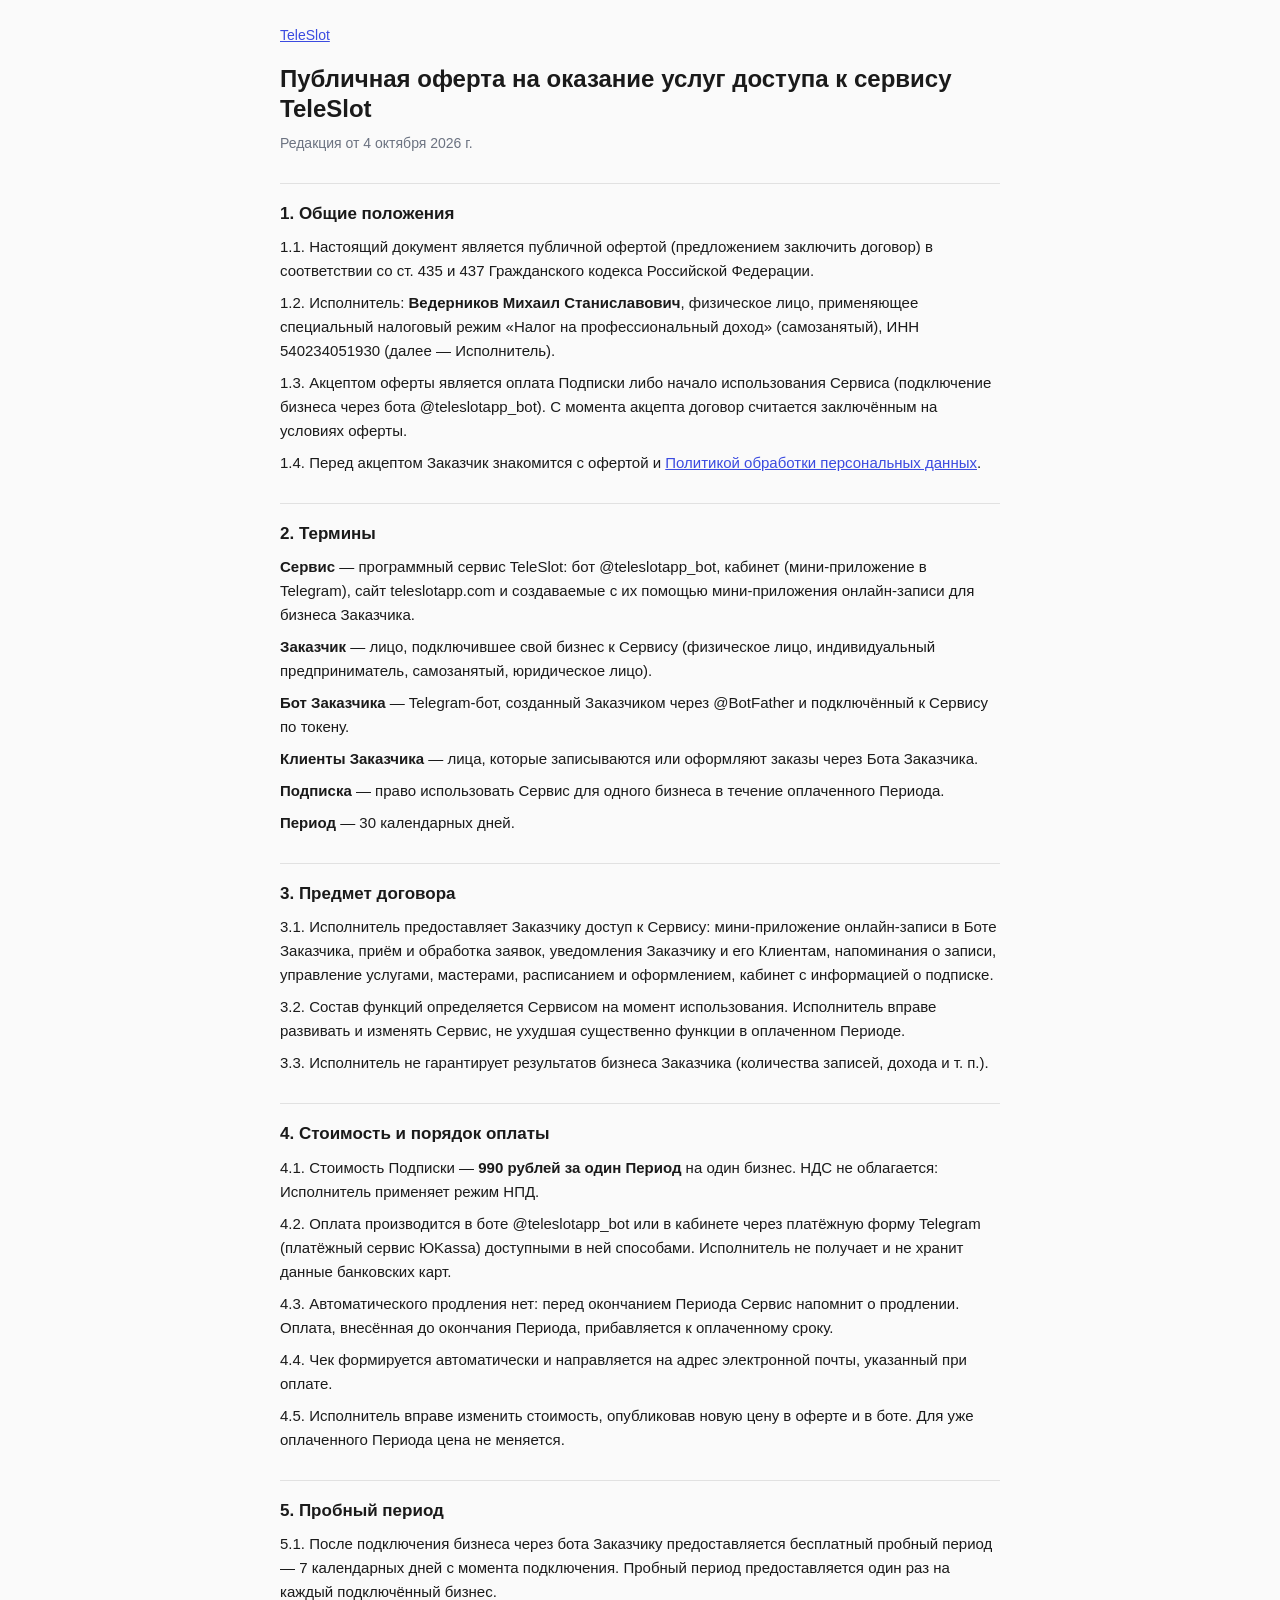
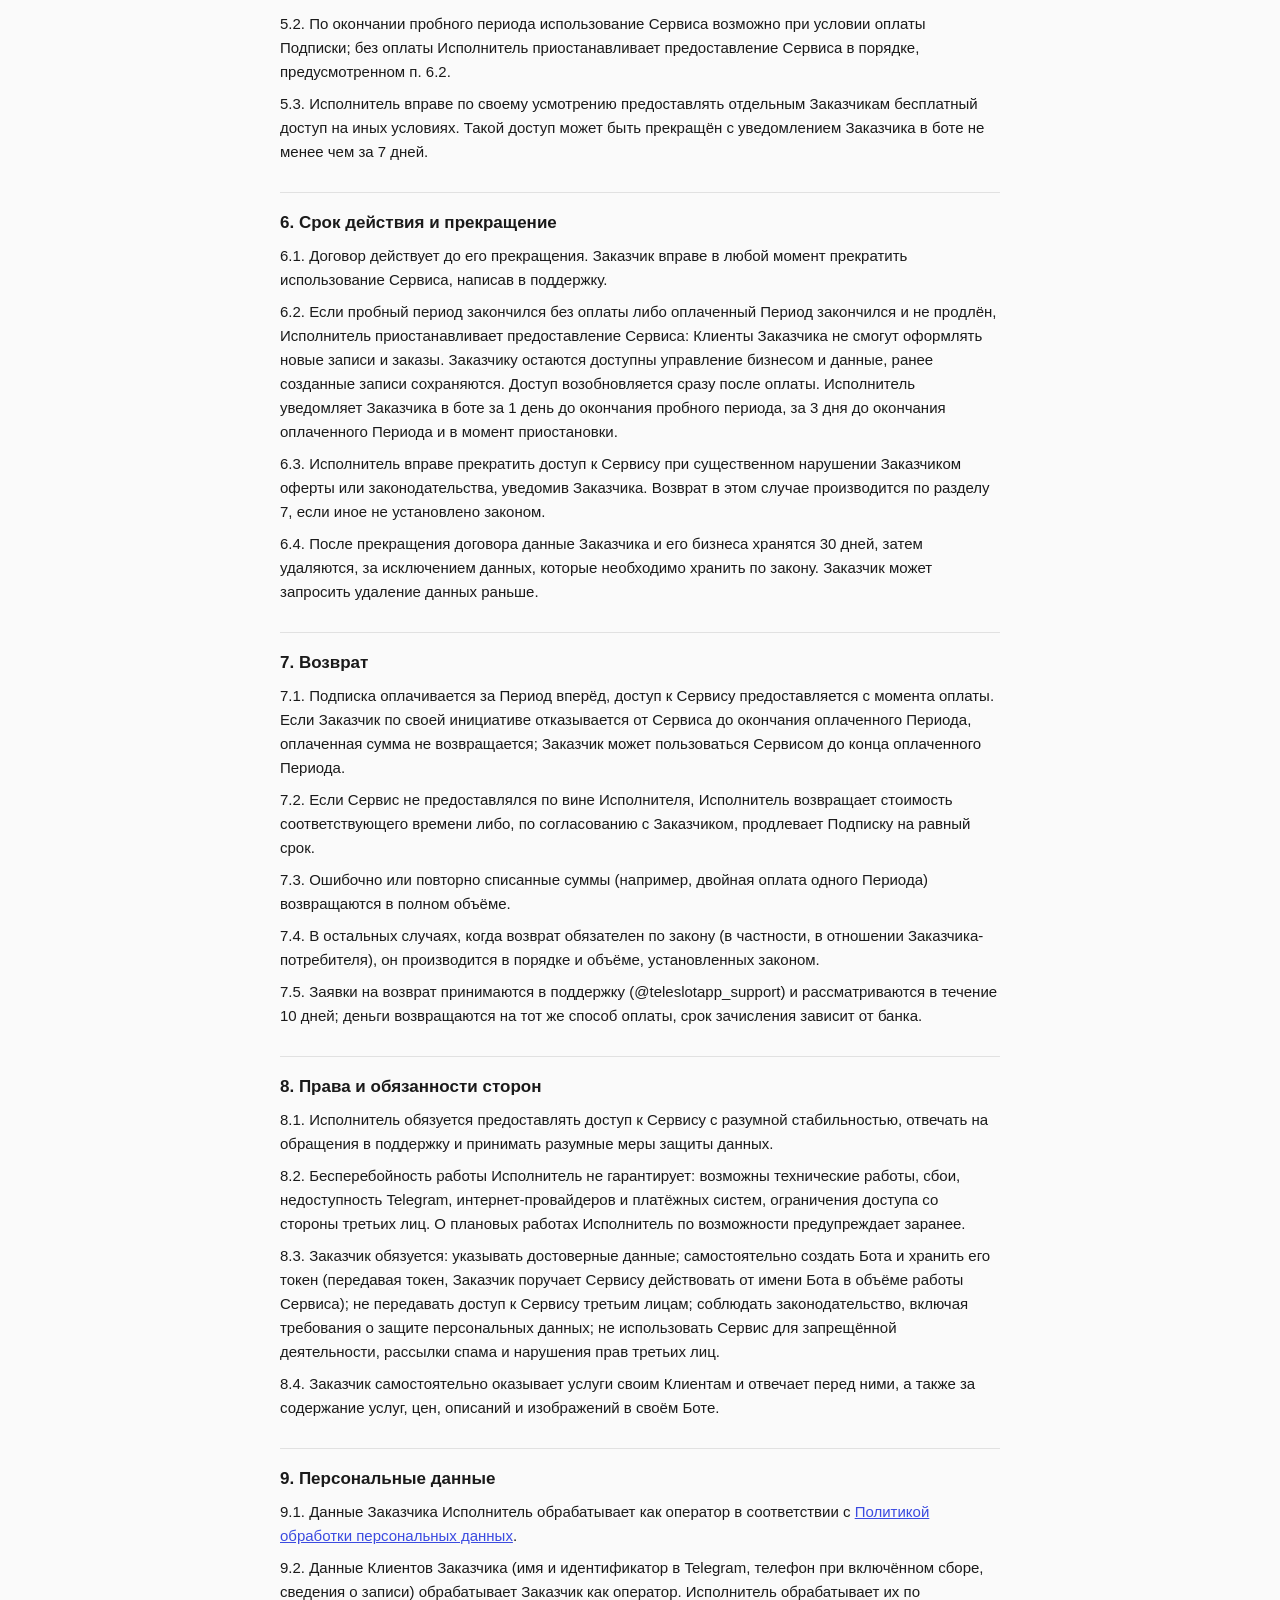
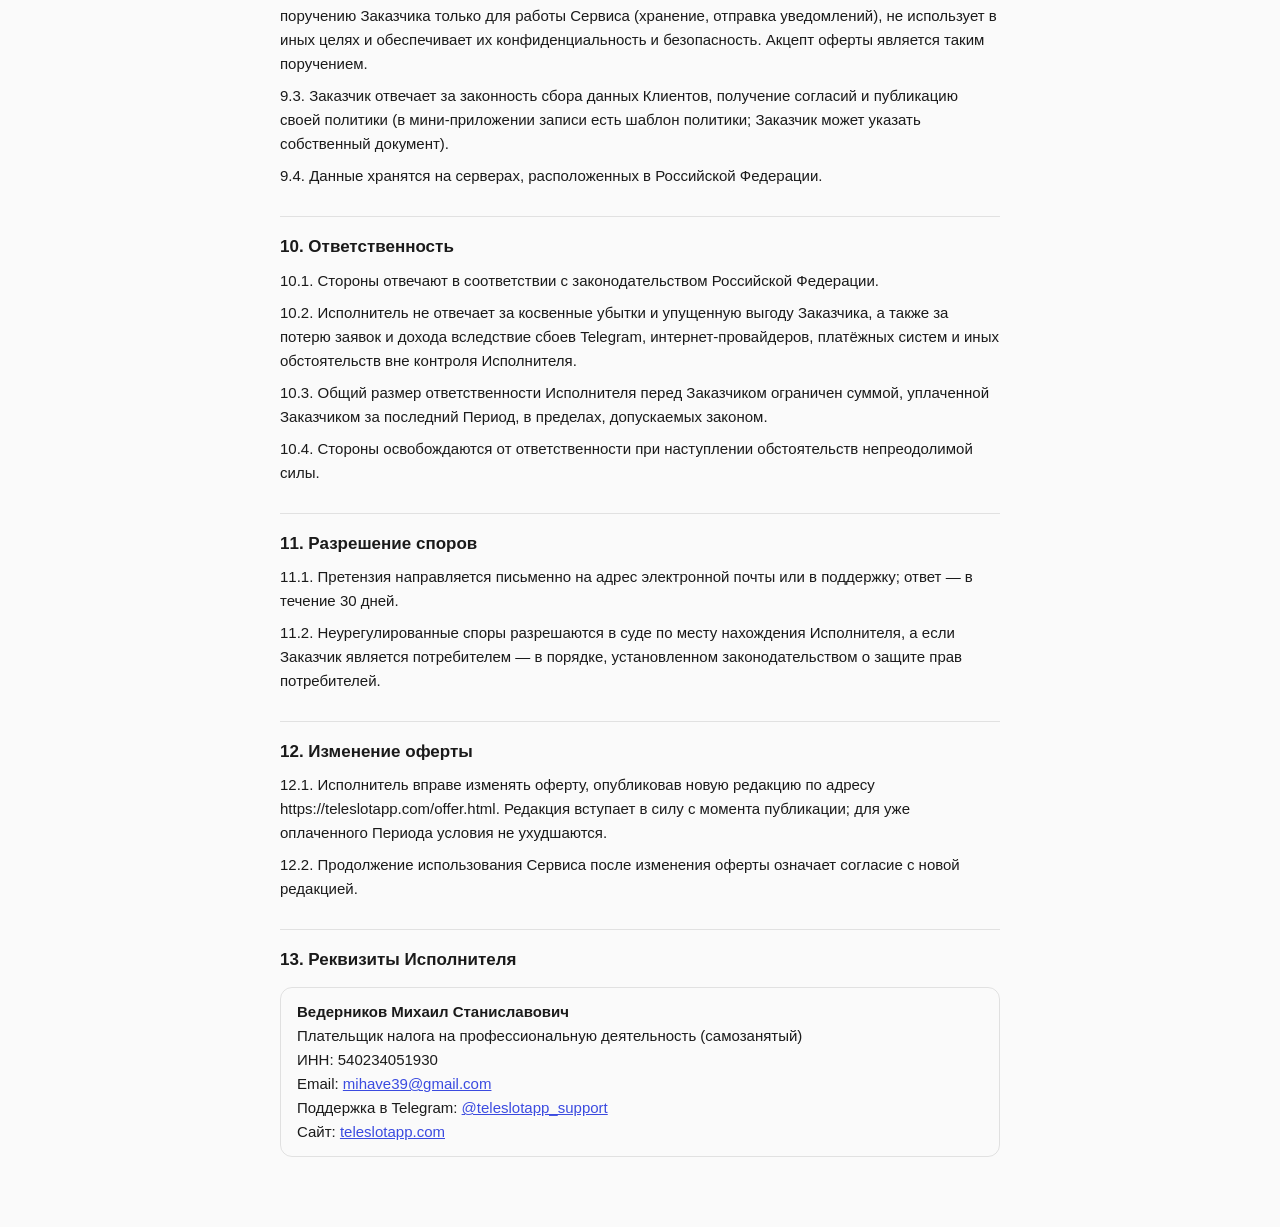
<file: webapp/offer.html>
<!DOCTYPE html>
<html lang="ru">
<head>
<meta charset="UTF-8" />
<meta name="viewport" content="width=device-width, initial-scale=1.0" />
<title>Публичная оферта TeleSlot</title>
<style>
  :root { --bg: #FAFAFA; --text: #1A1A1A; --hint: #6B7280; --line: rgba(0,0,0,0.1); --link: #3B4BE0; }
  @media (prefers-color-scheme: dark) {
    :root { --bg: #0B0F1A; --text: #E8EBF4; --hint: #9AA4BD; --line: rgba(255,255,255,0.12); --link: #8E9AFF; }
  }
  body { margin: 0; background: var(--bg); color: var(--text); line-height: 1.6;
         font-family: -apple-system, BlinkMacSystemFont, "Segoe UI", Roboto, Helvetica, Arial, sans-serif; }
  main { max-width: 720px; margin: 0 auto; padding: 24px 18px 56px; }
  a { color: var(--link); }
  .top { font-size: 14px; margin-bottom: 18px; }
  h1 { font-size: 24px; line-height: 1.25; margin: 0 0 6px; }
  h2 { font-size: 17px; margin: 28px 0 8px; padding-top: 16px; border-top: 1px solid var(--line); }
  p, li { font-size: 15px; margin: 8px 0; }
  ol { padding-left: 22px; }
  .muted { color: var(--hint); font-size: 14px; }
  .box { border: 1px solid var(--line); border-radius: 12px; padding: 4px 16px; margin: 14px 0; }
</style>
</head>
<body>
<main>
  <div class="top"><a href="/">TeleSlot</a></div>
  <h1>Публичная оферта на оказание услуг доступа к сервису TeleSlot</h1>
  <p class="muted">Редакция от 4 октября 2026 г.</p>

  <h2>1. Общие положения</h2>
  <p>1.1. Настоящий документ является публичной офертой (предложением заключить договор) в соответствии со ст. 435 и 437 Гражданского кодекса Российской Федерации.</p>
  <p>1.2. Исполнитель: <b>Ведерников Михаил Станиславович</b>, физическое лицо, применяющее специальный налоговый режим «Налог на профессиональный доход» (самозанятый), ИНН 540234051930 (далее — Исполнитель).</p>
  <p>1.3. Акцептом оферты является оплата Подписки либо начало использования Сервиса (подключение бизнеса через бота @teleslotapp_bot). С момента акцепта договор считается заключённым на условиях оферты.</p>
  <p>1.4. Перед акцептом Заказчик знакомится с офертой и <a href="/platform-privacy.html">Политикой обработки персональных данных</a>.</p>

  <h2>2. Термины</h2>
  <p><b>Сервис</b> — программный сервис TeleSlot: бот @teleslotapp_bot, кабинет (мини-приложение в Telegram), сайт teleslotapp.com и создаваемые с их помощью мини-приложения онлайн-записи для бизнеса Заказчика.</p>
  <p><b>Заказчик</b> — лицо, подключившее свой бизнес к Сервису (физическое лицо, индивидуальный предприниматель, самозанятый, юридическое лицо).</p>
  <p><b>Бот Заказчика</b> — Telegram-бот, созданный Заказчиком через @BotFather и подключённый к Сервису по токену.</p>
  <p><b>Клиенты Заказчика</b> — лица, которые записываются или оформляют заказы через Бота Заказчика.</p>
  <p><b>Подписка</b> — право использовать Сервис для одного бизнеса в течение оплаченного Периода.</p>
  <p><b>Период</b> — 30 календарных дней.</p>

  <h2>3. Предмет договора</h2>
  <p>3.1. Исполнитель предоставляет Заказчику доступ к Сервису: мини-приложение онлайн-записи в Боте Заказчика, приём и обработка заявок, уведомления Заказчику и его Клиентам, напоминания о записи, управление услугами, мастерами, расписанием и оформлением, кабинет с информацией о подписке.</p>
  <p>3.2. Состав функций определяется Сервисом на момент использования. Исполнитель вправе развивать и изменять Сервис, не ухудшая существенно функции в оплаченном Периоде.</p>
  <p>3.3. Исполнитель не гарантирует результатов бизнеса Заказчика (количества записей, дохода и т. п.).</p>

  <h2>4. Стоимость и порядок оплаты</h2>
  <p>4.1. Стоимость Подписки — <b>990 рублей за один Период</b> на один бизнес. НДС не облагается: Исполнитель применяет режим НПД.</p>
  <p>4.2. Оплата производится в боте @teleslotapp_bot или в кабинете через платёжную форму Telegram (платёжный сервис ЮKassa) доступными в ней способами. Исполнитель не получает и не хранит данные банковских карт.</p>
  <p>4.3. Автоматического продления нет: перед окончанием Периода Сервис напомнит о продлении. Оплата, внесённая до окончания Периода, прибавляется к оплаченному сроку.</p>
  <p>4.4. Чек формируется автоматически и направляется на адрес электронной почты, указанный при оплате.</p>
  <p>4.5. Исполнитель вправе изменить стоимость, опубликовав новую цену в оферте и в боте. Для уже оплаченного Периода цена не меняется.</p>

  <h2>5. Пробный период</h2>
  <p>5.1. После подключения бизнеса через бота Заказчику предоставляется бесплатный пробный период — 7 календарных дней с момента подключения. Пробный период предоставляется один раз на каждый подключённый бизнес.</p>
  <p>5.2. По окончании пробного периода использование Сервиса возможно при условии оплаты Подписки; без оплаты Исполнитель приостанавливает предоставление Сервиса в порядке, предусмотренном п. 6.2.</p>
  <p>5.3. Исполнитель вправе по своему усмотрению предоставлять отдельным Заказчикам бесплатный доступ на иных условиях. Такой доступ может быть прекращён с уведомлением Заказчика в боте не менее чем за 7 дней.</p>

  <h2>6. Срок действия и прекращение</h2>
  <p>6.1. Договор действует до его прекращения. Заказчик вправе в любой момент прекратить использование Сервиса, написав в поддержку.</p>
  <p>6.2. Если пробный период закончился без оплаты либо оплаченный Период закончился и не продлён, Исполнитель приостанавливает предоставление Сервиса: Клиенты Заказчика не смогут оформлять новые записи и заказы. Заказчику остаются доступны управление бизнесом и данные, ранее созданные записи сохраняются. Доступ возобновляется сразу после оплаты. Исполнитель уведомляет Заказчика в боте за 1 день до окончания пробного периода, за 3 дня до окончания оплаченного Периода и в момент приостановки.</p>
  <p>6.3. Исполнитель вправе прекратить доступ к Сервису при существенном нарушении Заказчиком оферты или законодательства, уведомив Заказчика. Возврат в этом случае производится по разделу 7, если иное не установлено законом.</p>
  <p>6.4. После прекращения договора данные Заказчика и его бизнеса хранятся 30 дней, затем удаляются, за исключением данных, которые необходимо хранить по закону. Заказчик может запросить удаление данных раньше.</p>

  <h2>7. Возврат</h2>
  <p>7.1. Подписка оплачивается за Период вперёд, доступ к Сервису предоставляется с момента оплаты. Если Заказчик по своей инициативе отказывается от Сервиса до окончания оплаченного Периода, оплаченная сумма не возвращается; Заказчик может пользоваться Сервисом до конца оплаченного Периода.</p>
  <p>7.2. Если Сервис не предоставлялся по вине Исполнителя, Исполнитель возвращает стоимость соответствующего времени либо, по согласованию с Заказчиком, продлевает Подписку на равный срок.</p>
  <p>7.3. Ошибочно или повторно списанные суммы (например, двойная оплата одного Периода) возвращаются в полном объёме.</p>
  <p>7.4. В остальных случаях, когда возврат обязателен по закону (в частности, в отношении Заказчика-потребителя), он производится в порядке и объёме, установленных законом.</p>
  <p>7.5. Заявки на возврат принимаются в поддержку (@teleslotapp_support) и рассматриваются в течение 10 дней; деньги возвращаются на тот же способ оплаты, срок зачисления зависит от банка.</p>

  <h2>8. Права и обязанности сторон</h2>
  <p>8.1. Исполнитель обязуется предоставлять доступ к Сервису с разумной стабильностью, отвечать на обращения в поддержку и принимать разумные меры защиты данных.</p>
  <p>8.2. Бесперебойность работы Исполнитель не гарантирует: возможны технические работы, сбои, недоступность Telegram, интернет-провайдеров и платёжных систем, ограничения доступа со стороны третьих лиц. О плановых работах Исполнитель по возможности предупреждает заранее.</p>
  <p>8.3. Заказчик обязуется: указывать достоверные данные; самостоятельно создать Бота и хранить его токен (передавая токен, Заказчик поручает Сервису действовать от имени Бота в объёме работы Сервиса); не передавать доступ к Сервису третьим лицам; соблюдать законодательство, включая требования о защите персональных данных; не использовать Сервис для запрещённой деятельности, рассылки спама и нарушения прав третьих лиц.</p>
  <p>8.4. Заказчик самостоятельно оказывает услуги своим Клиентам и отвечает перед ними, а также за содержание услуг, цен, описаний и изображений в своём Боте.</p>

  <h2>9. Персональные данные</h2>
  <p>9.1. Данные Заказчика Исполнитель обрабатывает как оператор в соответствии с <a href="/platform-privacy.html">Политикой обработки персональных данных</a>.</p>
  <p>9.2. Данные Клиентов Заказчика (имя и идентификатор в Telegram, телефон при включённом сборе, сведения о записи) обрабатывает Заказчик как оператор. Исполнитель обрабатывает их по поручению Заказчика только для работы Сервиса (хранение, отправка уведомлений), не использует в иных целях и обеспечивает их конфиденциальность и безопасность. Акцепт оферты является таким поручением.</p>
  <p>9.3. Заказчик отвечает за законность сбора данных Клиентов, получение согласий и публикацию своей политики (в мини-приложении записи есть шаблон политики; Заказчик может указать собственный документ).</p>
  <p>9.4. Данные хранятся на серверах, расположенных в Российской Федерации.</p>

  <h2>10. Ответственность</h2>
  <p>10.1. Стороны отвечают в соответствии с законодательством Российской Федерации.</p>
  <p>10.2. Исполнитель не отвечает за косвенные убытки и упущенную выгоду Заказчика, а также за потерю заявок и дохода вследствие сбоев Telegram, интернет-провайдеров, платёжных систем и иных обстоятельств вне контроля Исполнителя.</p>
  <p>10.3. Общий размер ответственности Исполнителя перед Заказчиком ограничен суммой, уплаченной Заказчиком за последний Период, в пределах, допускаемых законом.</p>
  <p>10.4. Стороны освобождаются от ответственности при наступлении обстоятельств непреодолимой силы.</p>

  <h2>11. Разрешение споров</h2>
  <p>11.1. Претензия направляется письменно на адрес электронной почты или в поддержку; ответ — в течение 30 дней.</p>
  <p>11.2. Неурегулированные споры разрешаются в суде по месту нахождения Исполнителя, а если Заказчик является потребителем — в порядке, установленном законодательством о защите прав потребителей.</p>

  <h2>12. Изменение оферты</h2>
  <p>12.1. Исполнитель вправе изменять оферту, опубликовав новую редакцию по адресу https://teleslotapp.com/offer.html. Редакция вступает в силу с момента публикации; для уже оплаченного Периода условия не ухудшаются.</p>
  <p>12.2. Продолжение использования Сервиса после изменения оферты означает согласие с новой редакцией.</p>

  <h2>13. Реквизиты Исполнителя</h2>
  <div class="box">
    <p><b>Ведерников Михаил Станиславович</b><br />
    Плательщик налога на профессиональную деятельность (самозанятый)<br />
    ИНН: 540234051930<br />
    Email: <a href="mailto:mihave39@gmail.com">mihave39@gmail.com</a><br />
    Поддержка в Telegram: <a href="https://t.me/teleslotapp_support">@teleslotapp_support</a><br />
    Сайт: <a href="https://teleslotapp.com">teleslotapp.com</a></p>
  </div>
</main>
</body>
</html>
</file>
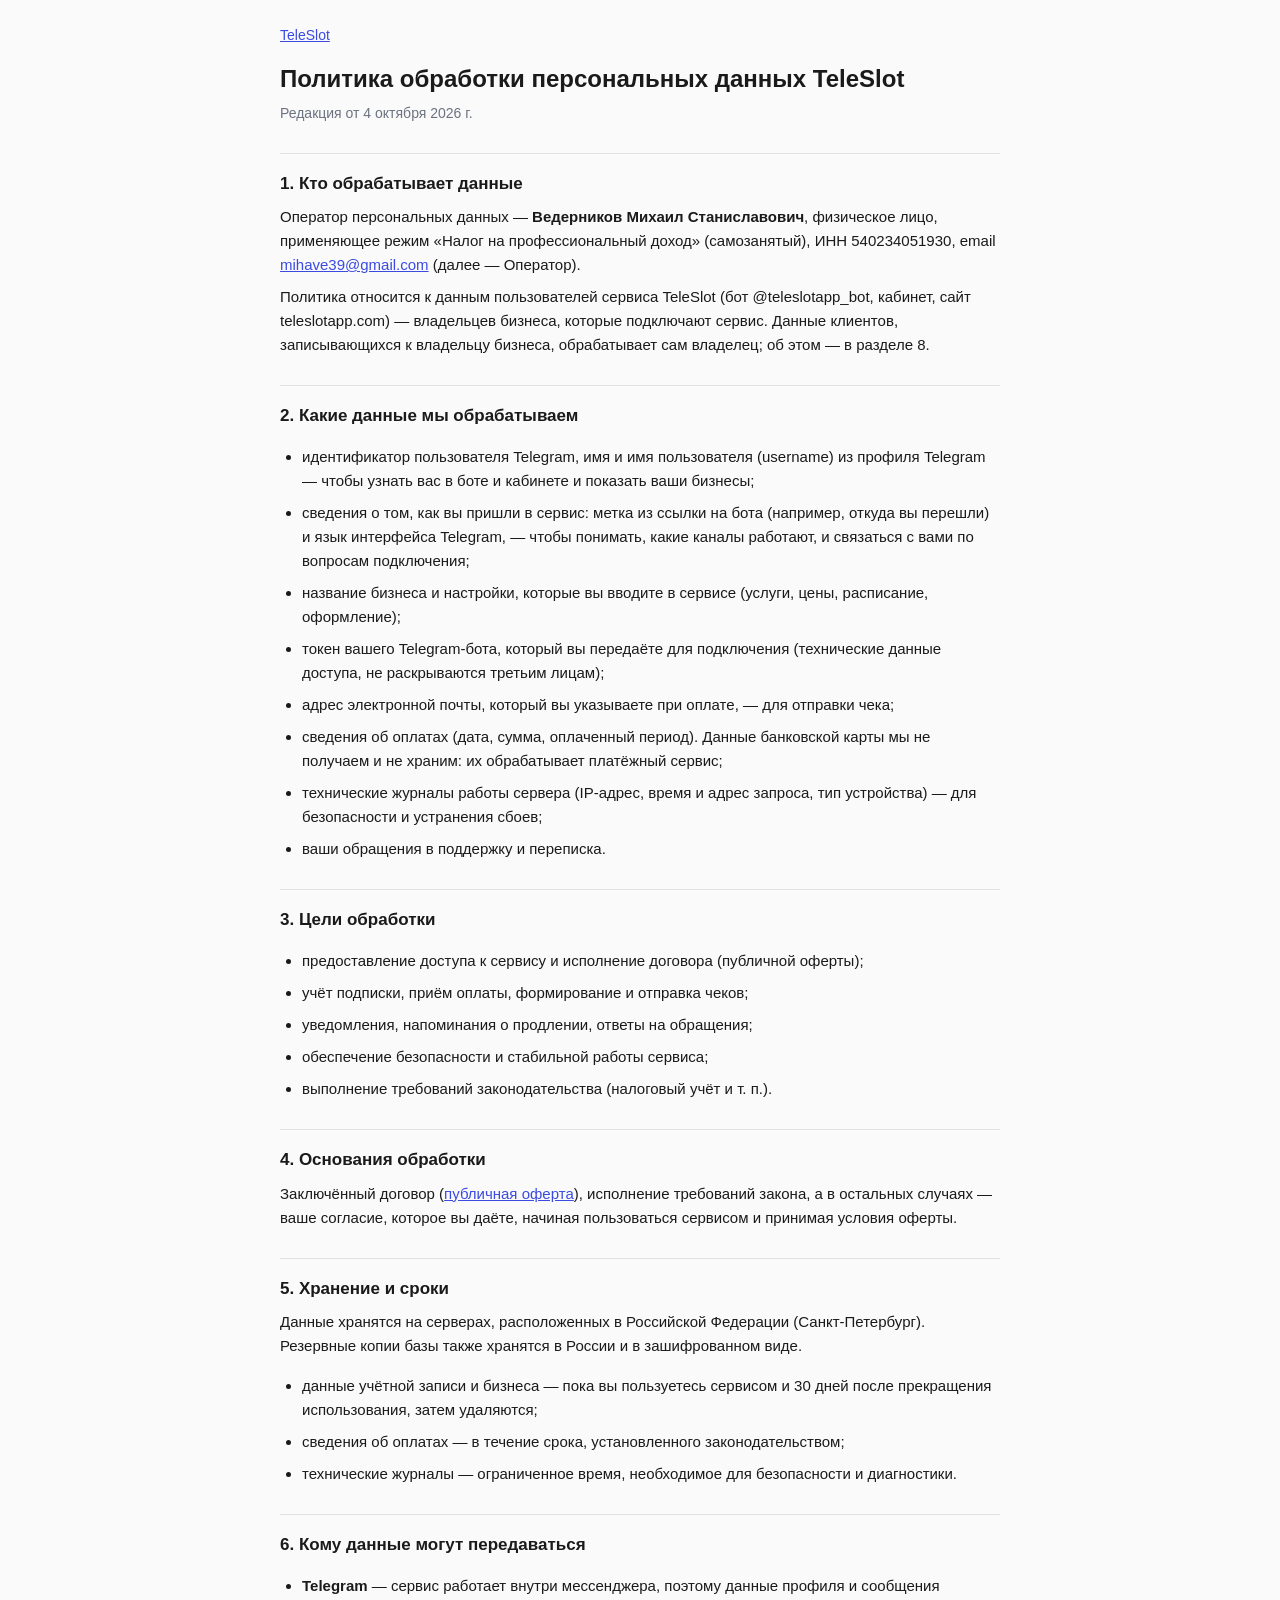
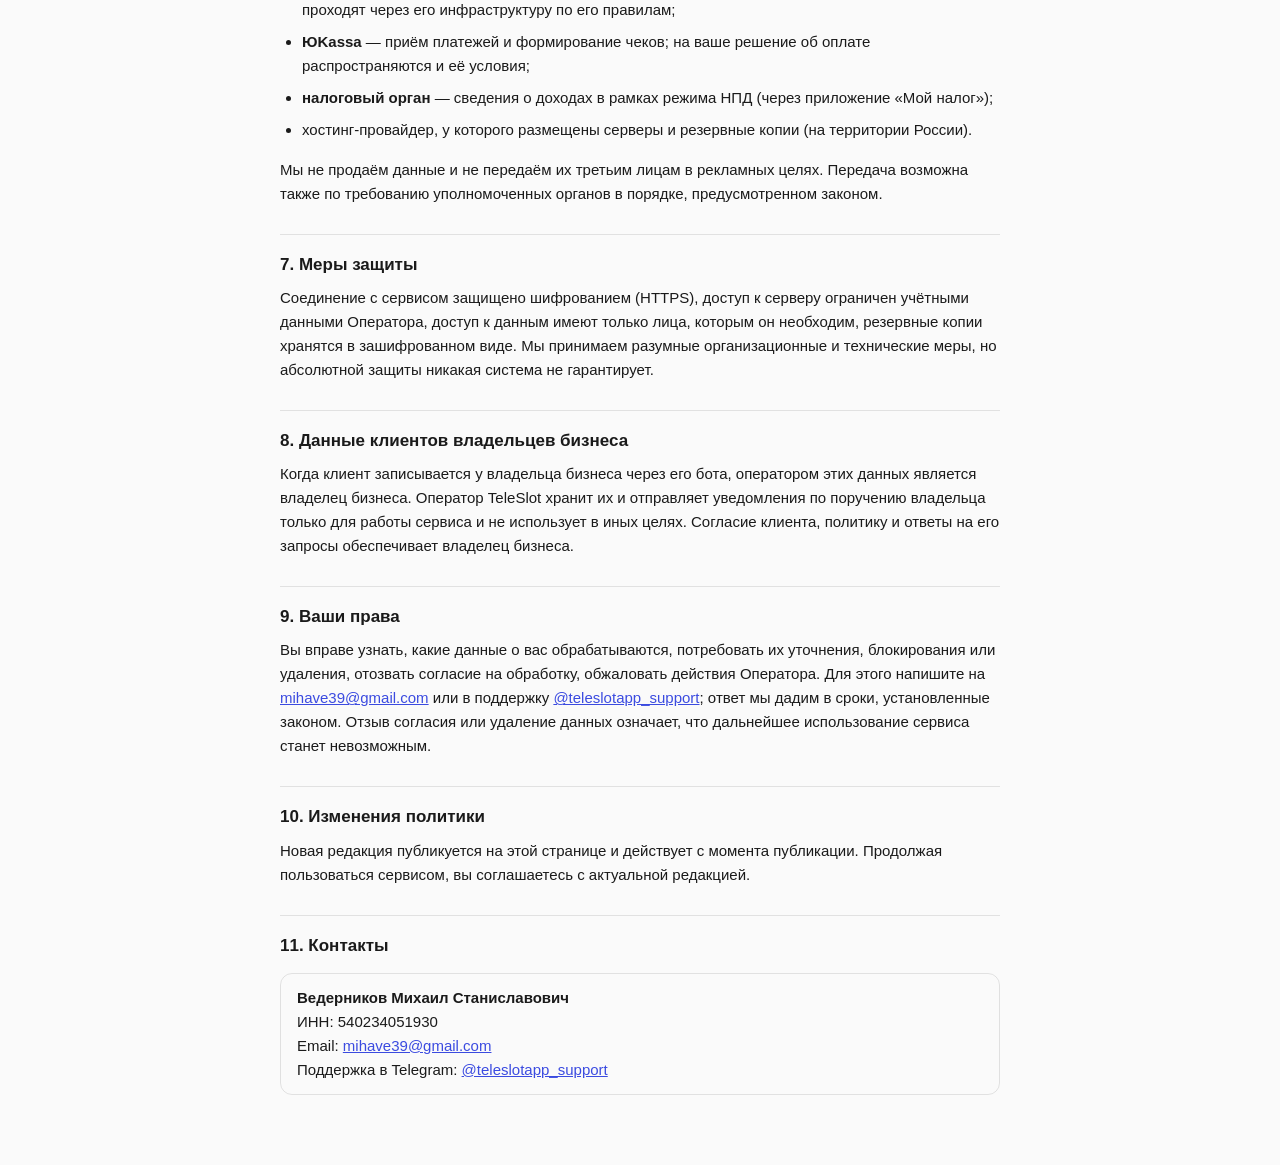
<file: webapp/platform-privacy.html>
<!DOCTYPE html>
<html lang="ru">
<head>
<meta charset="UTF-8" />
<meta name="viewport" content="width=device-width, initial-scale=1.0" />
<title>Политика обработки персональных данных TeleSlot</title>
<style>
  :root { --bg: #FAFAFA; --text: #1A1A1A; --hint: #6B7280; --line: rgba(0,0,0,0.1); --link: #3B4BE0; }
  @media (prefers-color-scheme: dark) {
    :root { --bg: #0B0F1A; --text: #E8EBF4; --hint: #9AA4BD; --line: rgba(255,255,255,0.12); --link: #8E9AFF; }
  }
  body { margin: 0; background: var(--bg); color: var(--text); line-height: 1.6;
         font-family: -apple-system, BlinkMacSystemFont, "Segoe UI", Roboto, Helvetica, Arial, sans-serif; }
  main { max-width: 720px; margin: 0 auto; padding: 24px 18px 56px; }
  a { color: var(--link); }
  .top { font-size: 14px; margin-bottom: 18px; }
  h1 { font-size: 24px; line-height: 1.25; margin: 0 0 6px; }
  h2 { font-size: 17px; margin: 28px 0 8px; padding-top: 16px; border-top: 1px solid var(--line); }
  p, li { font-size: 15px; margin: 8px 0; }
  ul { padding-left: 22px; }
  .muted { color: var(--hint); font-size: 14px; }
  .box { border: 1px solid var(--line); border-radius: 12px; padding: 4px 16px; margin: 14px 0; }
</style>
</head>
<body>
<main>
  <div class="top"><a href="/">TeleSlot</a></div>
  <h1>Политика обработки персональных данных TeleSlot</h1>
  <p class="muted">Редакция от 4 октября 2026 г.</p>

  <h2>1. Кто обрабатывает данные</h2>
  <p>Оператор персональных данных — <b>Ведерников Михаил Станиславович</b>, физическое лицо, применяющее режим «Налог на профессиональный доход» (самозанятый), ИНН 540234051930, email <a href="mailto:mihave39@gmail.com">mihave39@gmail.com</a> (далее — Оператор).</p>
  <p>Политика относится к данным пользователей сервиса TeleSlot (бот @teleslotapp_bot, кабинет, сайт teleslotapp.com) — владельцев бизнеса, которые подключают сервис. Данные клиентов, записывающихся к владельцу бизнеса, обрабатывает сам владелец; об этом — в разделе 8.</p>

  <h2>2. Какие данные мы обрабатываем</h2>
  <ul>
    <li>идентификатор пользователя Telegram, имя и имя пользователя (username) из профиля Telegram — чтобы узнать вас в боте и кабинете и показать ваши бизнесы;</li>
    <li>сведения о том, как вы пришли в сервис: метка из ссылки на бота (например, откуда вы перешли) и язык интерфейса Telegram, — чтобы понимать, какие каналы работают, и связаться с вами по вопросам подключения;</li>
    <li>название бизнеса и настройки, которые вы вводите в сервисе (услуги, цены, расписание, оформление);</li>
    <li>токен вашего Telegram-бота, который вы передаёте для подключения (технические данные доступа, не раскрываются третьим лицам);</li>
    <li>адрес электронной почты, который вы указываете при оплате, — для отправки чека;</li>
    <li>сведения об оплатах (дата, сумма, оплаченный период). Данные банковской карты мы не получаем и не храним: их обрабатывает платёжный сервис;</li>
    <li>технические журналы работы сервера (IP-адрес, время и адрес запроса, тип устройства) — для безопасности и устранения сбоев;</li>
    <li>ваши обращения в поддержку и переписка.</li>
  </ul>

  <h2>3. Цели обработки</h2>
  <ul>
    <li>предоставление доступа к сервису и исполнение договора (публичной оферты);</li>
    <li>учёт подписки, приём оплаты, формирование и отправка чеков;</li>
    <li>уведомления, напоминания о продлении, ответы на обращения;</li>
    <li>обеспечение безопасности и стабильной работы сервиса;</li>
    <li>выполнение требований законодательства (налоговый учёт и т. п.).</li>
  </ul>

  <h2>4. Основания обработки</h2>
  <p>Заключённый договор (<a href="/offer.html">публичная оферта</a>), исполнение требований закона, а в остальных случаях — ваше согласие, которое вы даёте, начиная пользоваться сервисом и принимая условия оферты.</p>

  <h2>5. Хранение и сроки</h2>
  <p>Данные хранятся на серверах, расположенных в Российской Федерации (Санкт-Петербург). Резервные копии базы также хранятся в России и в зашифрованном виде.</p>
  <ul>
    <li>данные учётной записи и бизнеса — пока вы пользуетесь сервисом и 30 дней после прекращения использования, затем удаляются;</li>
    <li>сведения об оплатах — в течение срока, установленного законодательством;</li>
    <li>технические журналы — ограниченное время, необходимое для безопасности и диагностики.</li>
  </ul>

  <h2>6. Кому данные могут передаваться</h2>
  <ul>
    <li><b>Telegram</b> — сервис работает внутри мессенджера, поэтому данные профиля и сообщения проходят через его инфраструктуру по его правилам;</li>
    <li><b>ЮKassa</b> — приём платежей и формирование чеков; на ваше решение об оплате распространяются и её условия;</li>
    <li><b>налоговый орган</b> — сведения о доходах в рамках режима НПД (через приложение «Мой налог»);</li>
    <li>хостинг-провайдер, у которого размещены серверы и резервные копии (на территории России).</li>
  </ul>
  <p>Мы не продаём данные и не передаём их третьим лицам в рекламных целях. Передача возможна также по требованию уполномоченных органов в порядке, предусмотренном законом.</p>

  <h2>7. Меры защиты</h2>
  <p>Соединение с сервисом защищено шифрованием (HTTPS), доступ к серверу ограничен учётными данными Оператора, доступ к данным имеют только лица, которым он необходим, резервные копии хранятся в зашифрованном виде. Мы принимаем разумные организационные и технические меры, но абсолютной защиты никакая система не гарантирует.</p>

  <h2>8. Данные клиентов владельцев бизнеса</h2>
  <p>Когда клиент записывается у владельца бизнеса через его бота, оператором этих данных является владелец бизнеса. Оператор TeleSlot хранит их и отправляет уведомления по поручению владельца только для работы сервиса и не использует в иных целях. Согласие клиента, политику и ответы на его запросы обеспечивает владелец бизнеса.</p>

  <h2>9. Ваши права</h2>
  <p>Вы вправе узнать, какие данные о вас обрабатываются, потребовать их уточнения, блокирования или удаления, отозвать согласие на обработку, обжаловать действия Оператора. Для этого напишите на <a href="mailto:mihave39@gmail.com">mihave39@gmail.com</a> или в поддержку <a href="https://t.me/teleslotapp_support">@teleslotapp_support</a>; ответ мы дадим в сроки, установленные законом. Отзыв согласия или удаление данных означает, что дальнейшее использование сервиса станет невозможным.</p>

  <h2>10. Изменения политики</h2>
  <p>Новая редакция публикуется на этой странице и действует с момента публикации. Продолжая пользоваться сервисом, вы соглашаетесь с актуальной редакцией.</p>

  <h2>11. Контакты</h2>
  <div class="box">
    <p><b>Ведерников Михаил Станиславович</b><br />
    ИНН: 540234051930<br />
    Email: <a href="mailto:mihave39@gmail.com">mihave39@gmail.com</a><br />
    Поддержка в Telegram: <a href="https://t.me/teleslotapp_support">@teleslotapp_support</a></p>
  </div>
</main>
</body>
</html>
</file>
